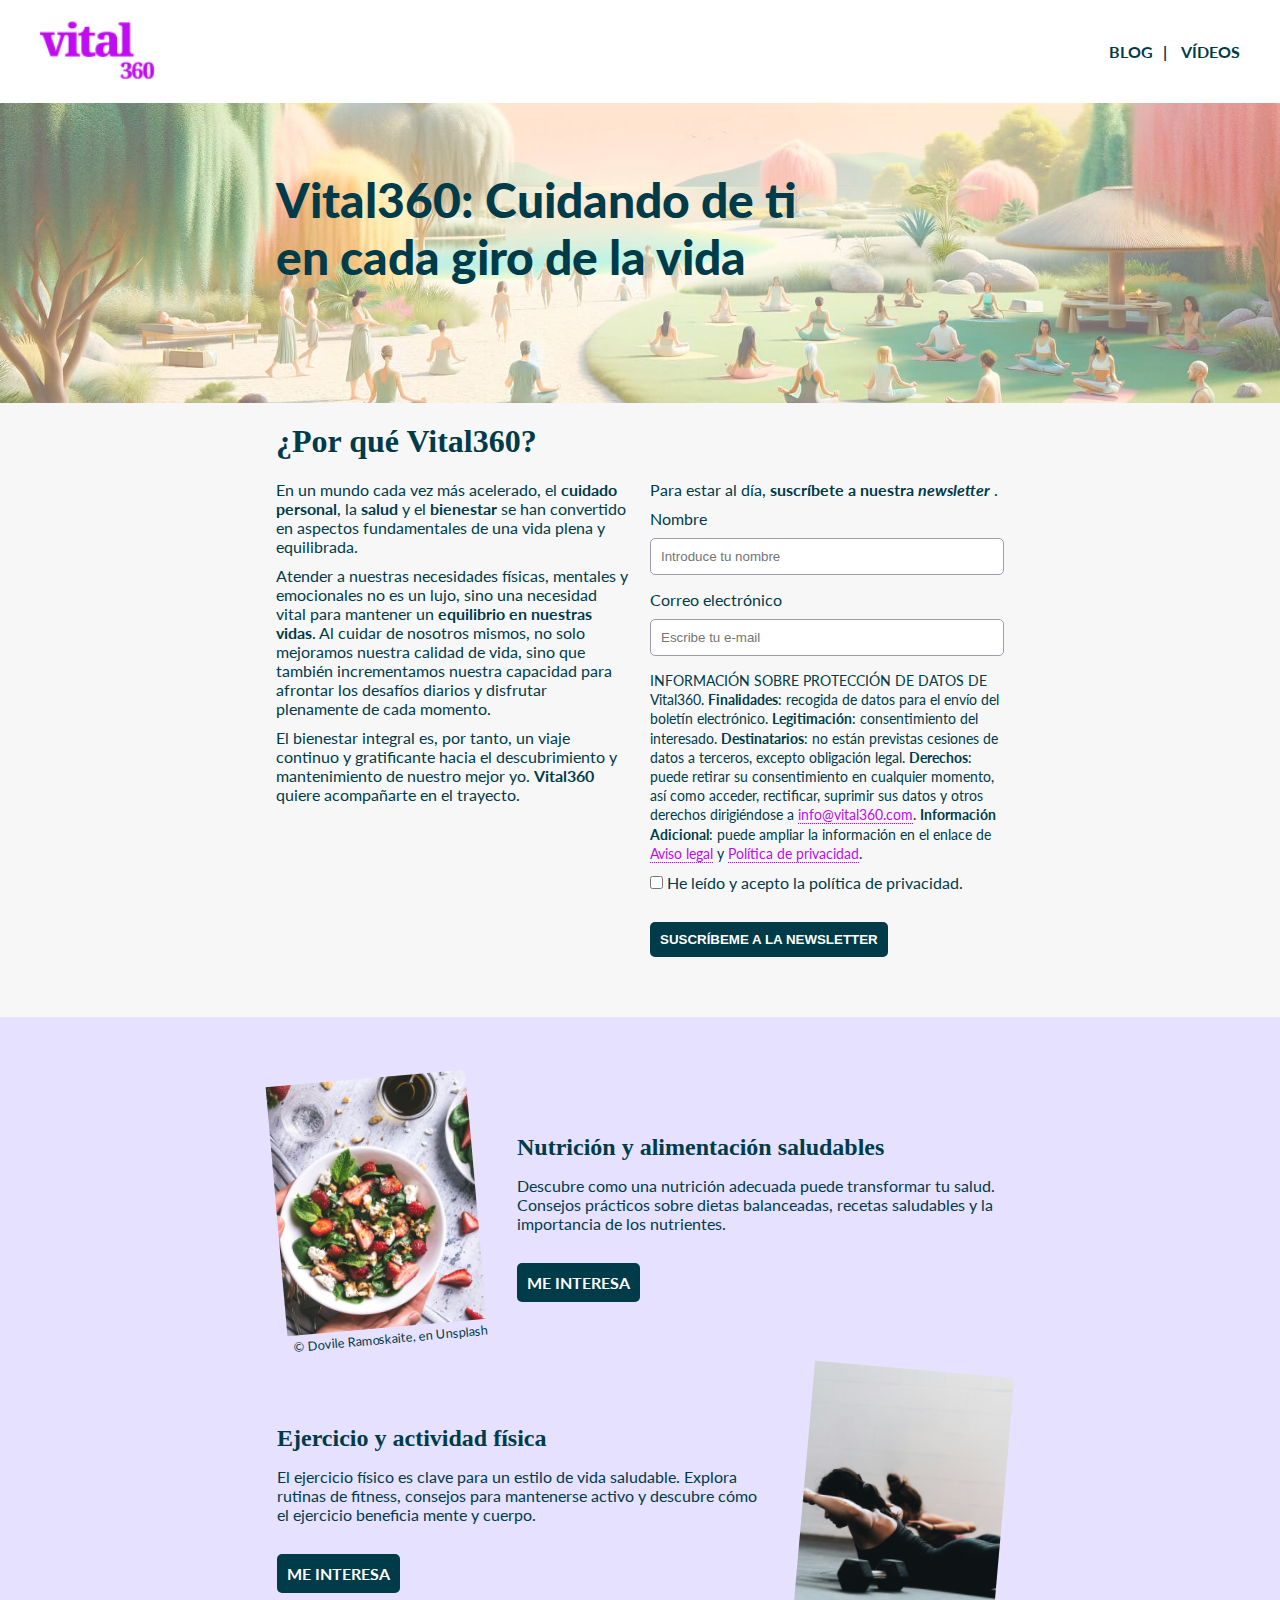
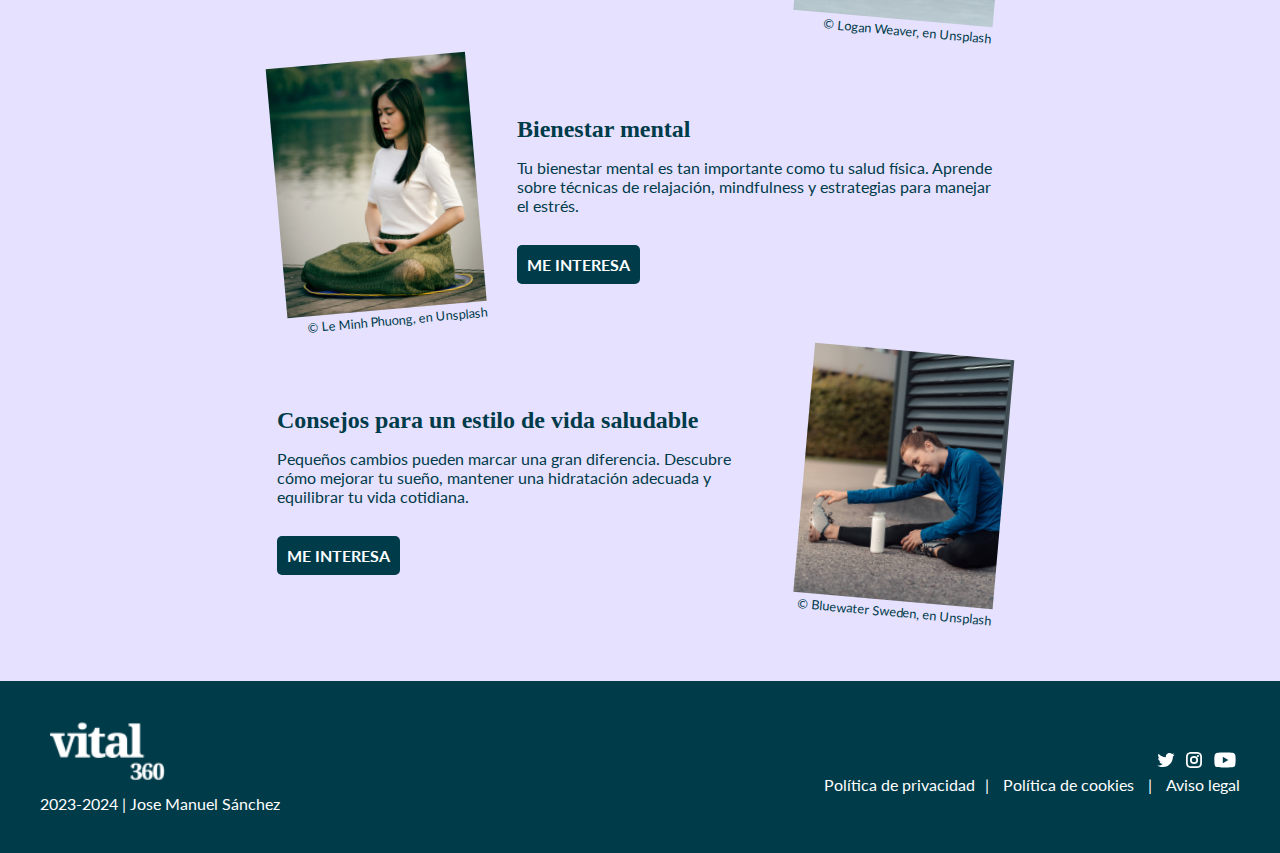
<file: index.html>
<!DOCTYPE html>
<html lang="es">
  <head>
    <meta charset="UTF-8" >
    <meta name="viewport" content="width=device-width, initial-scale=1.0" >
    <title>Vital360: Cuidando de ti en cada giro de la vida</title>
    <meta
      name="description"
      content="Página inicio de vital360, cuidando de ti en cada giro de la vida"
    >
    <link
      rel="icon"
      type="image/png"
      sizes="32x32"
      href="assets/img/favicon.png"
    >
    <link rel="preconnect" href="https://fonts.googleapis.com" >
    <link rel="preconnect" href="https://fonts.gstatic.com" crossorigin >
    <link
      href="https://fonts.googleapis.com/css2?family=Lato:wght@400;700;900&display=swap"
      rel="stylesheet"
    >
    <link rel="stylesheet" href="assets/css/style.css" >
  </head>

  <body>
    <header>
      <div>
        <a href="index.html">
          <img
            src="assets/img/logoVital360.svg"
            alt="Logo Vital360"
            height="60"
          >
        </a>
      </div>
      <div class="menu">
        <nav>
          <ul>
            <li><a href="blog.html">Blog</a></li>
            <li><a href="videos.html">Vídeos</a></li>
          </ul>
        </nav>
      </div>
    </header>
    <main class="home">
      <section class="moto">
        <div class="container">
          <div class="home-title">
            <h1>Vital360: Cuidando de ti en cada giro de la vida</h1>
          </div>
        </div>
      </section>
      <section class="subscription">
        <div class="container">
          <div class="title">
            <h2>¿Por qué Vital360?</h2>
          </div>
          <div class="two-items">
            <div class="item">
              <p>
                En un mundo cada vez más acelerado, el <b>cuidado personal</b>,
                la <b>salud</b> y el <b>bienestar</b> se han convertido en
                aspectos fundamentales de una vida plena y equilibrada.
              </p>
              <p>
                Atender a nuestras necesidades físicas, mentales y emocionales
                no es un lujo, sino una necesidad vital para mantener un
                <b>equilibrio en nuestras vidas</b>. Al cuidar de nosotros
                mismos, no solo mejoramos nuestra calidad de vida, sino que
                también incrementamos nuestra capacidad para afrontar los
                desafíos diarios y disfrutar plenamente de cada momento.
              </p>
              <p>
                El bienestar integral es, por tanto, un viaje continuo y
                gratificante hacia el descubrimiento y mantenimiento de nuestro
                mejor yo. <b>Vital360</b> quiere acompañarte en el trayecto.
              </p>
            </div>
            <div class="item">
              <form action="#" method="post">
                <p>
                  Para estar al día,
                  <b>
                    suscríbete a nuestra
                    <span lang="en" class="italic"> newsletter</span> </b
                  >.
                </p>
                <ul>
                  <li>
                    <label for="name">Nombre</label>
                    <input
                      type="text"
                      id="name"
                      name="name"
                      placeholder="Introduce tu nombre"
                    >
                  </li>
                  <li>
                    <label for="email">Correo electrónico</label>
                    <input
                      type="email"
                      id="email"
                      name="email"
                      placeholder="Escribe tu e-mail"
                    >
                  </li>
                </ul>
                <p class="legal-info">
                  INFORMACIÓN SOBRE PROTECCIÓN DE DATOS DE Vital360.
                  <b>Finalidades</b>: recogida de datos para el envío del
                  boletín electrónico. <b>Legitimación</b>: consentimiento del
                  interesado. <b>Destinatarios</b>: no están previstas cesiones
                  de datos a terceros, excepto obligación legal.
                  <b>Derechos</b>: puede retirar su consentimiento en cualquier
                  momento, así como acceder, rectificar, suprimir sus datos y
                  otros derechos dirigiéndose a
                  <a href="mailto:info@vital360.com">info@vital360.com</a>.
                  <b>Información Adicional</b>: puede ampliar la información en
                  el enlace de <a href="#">Aviso legal</a> y
                  <a href="#">Política de privacidad</a>.
                </p>
                <label>
                  <input type="checkbox" name="terms" required > He leído y
                  acepto la política de privacidad.
                </label>
                <button type="submit" class="button">
                  Suscríbeme a la newsletter
                </button>
              </form>
            </div>
          </div>
        </div>
      </section>
      <div class="articles">
        <div class="container">
          <article>
            <div class="image">
              <img
                class="img-fluid"
                src="assets/img/home-bloc1.jpg"
                alt="Plato de esalada de frutas"
              >
              <div class="meta">&copy; Dovile Ramoskaite, en Unsplash</div>
            </div>
            <div>
              <h3>Nutrición y alimentación saludables</h3>
              <p class="description">
                Descubre como una nutrición adecuada puede transformar tu salud.
                Consejos prácticos sobre dietas balanceadas, recetas saludables
                y la importancia de los nutrientes.
              </p>
              <a href="#" class="button">Me interesa</a>
            </div>
          </article>
          <article>
            <div class="image">
              <img
                class="img-fluid"
                src="assets/img/home-bloc2.jpg"
                alt="Ejercicio mujer tumbada junto a mancuerna"
              >
              <div class="meta">&copy; Logan Weaver, en Unsplash</div>
            </div>
            <div>
              <h3>Ejercicio y actividad física</h3>
              <p class="description">
                El ejercicio físico es clave para un estilo de vida saludable.
                Explora rutinas de fitness, consejos para mantenerse activo y
                descubre cómo el ejercicio beneficia mente y cuerpo.
              </p>
              <a href="#" class="button">Me interesa</a>
            </div>
          </article>
          <article>
            <div class="image">
              <img
                class="img-fluid"
                src="assets/img/home-bloc3.jpg"
                alt="Chica asiática sentada en suelo junto lago en posición de meditación"
              >
              <div class="meta">&copy; Le Minh Phuong, en Unsplash</div>
            </div>
            <div>
              <h3>Bienestar mental</h3>
              <p class="description">
                Tu bienestar mental es tan importante como tu salud física.
                Aprende sobre técnicas de relajación, mindfulness y estrategias
                para manejar el estrés.
              </p>
              <a href="#" class="button">Me interesa</a>
            </div>
          </article>
          <article>
            <div class="image">
              <img
                class="img-fluid"
                src="assets/img/home-bloc4.jpg"
                alt="Chica deportista estirando pierna derecha tocando con la mano la punta del pie"
              >
              <div class="meta">&copy; Bluewater Sweden, en Unsplash</div>
            </div>
            <div>
              <h3>Consejos para un estilo de vida saludable</h3>
              <p class="description">
                Pequeños cambios pueden marcar una gran diferencia. Descubre
                cómo mejorar tu sueño, mantener una hidratación adecuada y
                equilibrar tu vida cotidiana.
              </p>
              <a href="#" class="button">Me interesa</a>
            </div>
          </article>
        </div>
      </div>
    </main>
    <footer>
      <div class="footer-left">
        <div class="logo">
          <img
            src="assets/img/logoVital360-n.svg"
            alt="Logo Vital360"
            height="60"
          >
        </div>
        <p>2023-2024 | Jose Manuel Sánchez</p>
      </div>
      <div class="links">
        <div class="social-links">
          <ul>
            <li>
              <a href="#"><img src="assets/img/twitter.svg" alt="Twitter logo"></a>
            </li>
            <li>
              <a href="#"><img src="assets/img/instagram.svg" alt="Instragram logo"></a>
            </li>
            <li>
              <a href="#"><img src="assets/img/youtube.svg" alt="Youtube logo"></a>
            </li>
          </ul>
        </div>
        <div class="legal-links">
          <ul>
            <li><a href="#">Política de privacidad</a></li>
            <li>
              <a href="#">Política de <span lang="en">cookies</span></a>
            </li>
            <li><a href="#">Aviso legal</a></li>
          </ul>
        </div>
      </div>
    </footer>
  </body>
</html>
</file>
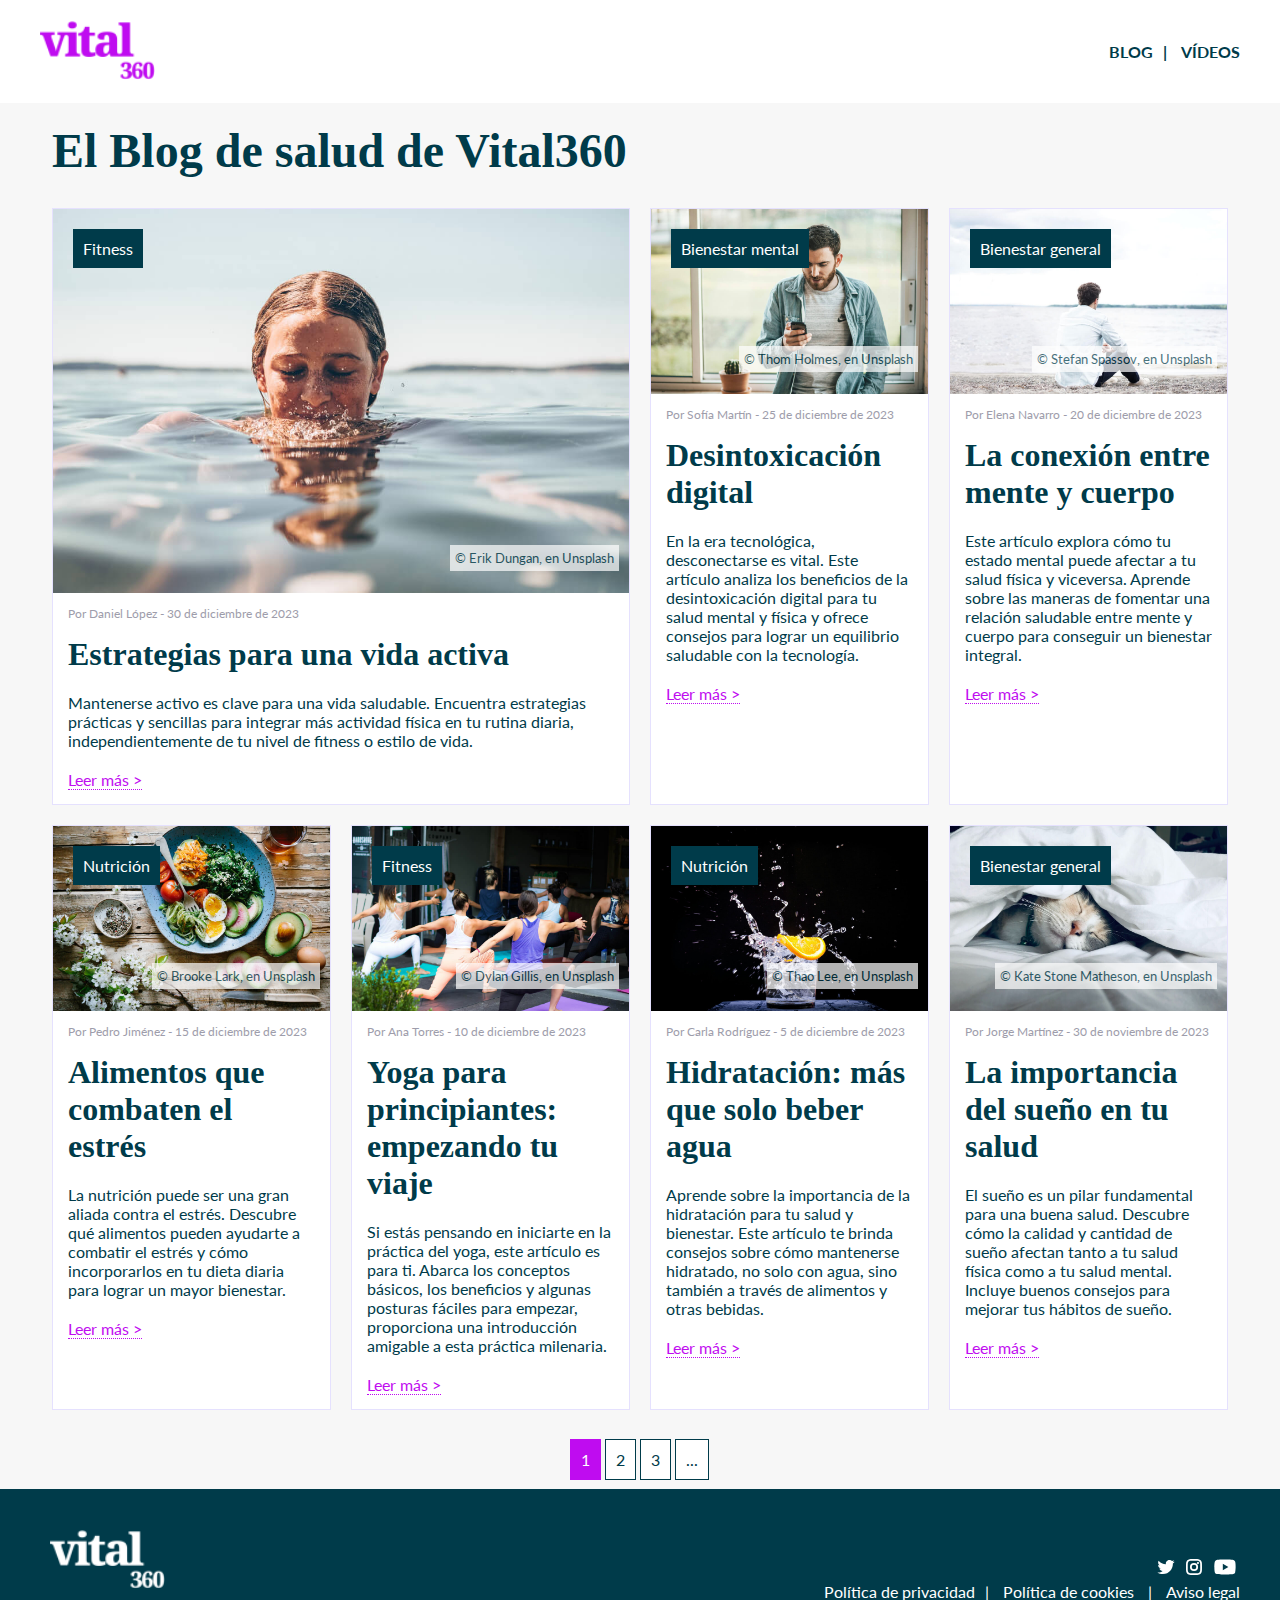
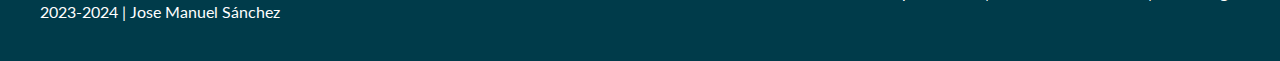
<file: blog.html>
<!DOCTYPE html>
<html lang="es">

<head>
  <meta charset="UTF-8">
  <meta name="viewport" content="width=device-width, initial-scale=1.0">
  <title>Vital360: El Blog de salud</title>
  <meta name="description" content="Blog de salud para conseguir el bienestar ">
  <link rel="icon" type="image/png" sizes="32x32" href="assets/img/favicon.png">
  <link rel="preconnect" href="https://fonts.googleapis.com">
  <link rel="preconnect" href="https://fonts.gstatic.com" crossorigin>
  <link href="https://fonts.googleapis.com/css2?family=Lato:wght@400;700;900&display=swap" rel="stylesheet">
  <link rel="stylesheet" href="assets/css/style.css">
</head>

<body>
  <header>
    <div>
      <a href="index.html">
        <img src="assets/img/logoVital360.svg" alt="Logo Vital360" height="60">
      </a>
    </div>
    <div class="menu">
      <nav>
        <ul>
          <li><a href="blog.html">Blog</a></li>
          <li><a href="videos.html">Vídeos</a></li>
        </ul>
      </nav>
    </div>
  </header>
  <main class="container">
    <h1>El Blog de salud de Vital360</h1>
    <div class="blog">
      <article>
        <div class="imagen">
          <img class="img-fluid" src="assets/img/estrategias-vida-activa.jpg"
            alt="Chica que saca la cabeza del mar con los ojos cerrados">
          <div class="meta">
            <span class="category"><a href="#">Fitness</a></span>
            <span class="copyright">&copy; Erik Dungan, en Unsplash</span>
            <span class="caption">Por Daniel López - 30 de diciembre de 2023</span>
          </div>
        </div>
        <div class="post-info">
          <h2><a href="entrada.html">Estrategias para una vida activa</a></h2>
          <p>
            Mantenerse activo es clave para una vida saludable. Encuentra
            estrategias prácticas y sencillas para integrar más actividad
            física en tu rutina diaria, independientemente de tu nivel de
            fitness o estilo de vida.
          </p>
          <a href="entrada.html">Leer más ></a>
        </div>
      </article>
      <article>
        <div class="imagen">
          <img class="img-fluid" src="assets/img/desintoxicacion-digital.jpg"
            alt="Chico mirando el móvil en una habitación con la ventana a su espalda">
          <div class="meta">
            <span class="category"><a href="#">Bienestar mental</a></span>
            <span class="copyright">&copy; Thom Holmes, en Unsplash</span>
            <span class="caption">Por Sofía Martín - 25 de diciembre de 2023</span>
          </div>
        </div>
        <div class="post-info">
          <h2><a href="#">Desintoxicación digital</a></h2>
          <p>
            En la era tecnológica, desconectarse es vital. Este artículo
            analiza los beneficios de la desintoxicación digital para tu salud
            mental y física y ofrece consejos para lograr un equilibrio
            saludable con la tecnología.
          </p>
          <a href="#">Leer más ></a>
        </div>
      </article>
      <article>
        <div class="imagen">
          <img class="img-fluid" src="assets/img/conexion-mente-cuerpo.jpg"
            alt="Chico de espaldas sentado en la arena de la playa mirando hacia horizonte del mar">
          <div class="meta">
            <span class="category"><a href="#">Bienestar general</a></span>
            <span class="copyright">&copy; Stefan Spassov, en Unsplash</span>
            <span class="caption">Por Elena Navarro - 20 de diciembre de 2023</span>
          </div>
        </div>
        <div class="post-info">
          <h2><a href="#">La conexión entre mente y cuerpo</a></h2>
          <p>
            Este artículo explora cómo tu estado mental puede afectar a tu
            salud física y viceversa. Aprende sobre las maneras de fomentar
            una relación saludable entre mente y cuerpo para conseguir un
            bienestar integral.
          </p>
          <a href="#">Leer más ></a>
        </div>
      </article>
      <article>
        <div class="imagen">
          <img class="img-fluid" src="assets/img/alimentos-combaten-estres.jpg"
            alt="Plato de comida saludable con huevo cocido, aguacate, zanahoria con verduras sobre mesa de madera">
          <div class="meta">
            <span class="category"><a href="#">Nutrición</a></span>
            <span class="copyright">&copy; Brooke Lark, en Unsplash</span>
            <span class="caption">Por Pedro Jiménez - 15 de diciembre de 2023</span>
          </div>
        </div>
        <div class="post-info">
          <h2><a href="#">Alimentos que combaten el estrés</a></h2>
          <p>
            La nutrición puede ser una gran aliada contra el estrés. Descubre
            qué alimentos pueden ayudarte a combatir el estrés y cómo
            incorporarlos en tu dieta diaria para lograr un mayor bienestar.
          </p>
          <a href="#">Leer más ></a>
        </div>
      </article>
      <article>
        <div class="imagen">
          <img class="img-fluid" src="assets/img/yoga-principiantes.jpg"
            alt="Chicas de espalda en la postura del guerrero en clase de yoga">
          <div class="meta">
            <span class="category"><a href="#">Fitness</a></span>
            <span class="copyright">&copy; Dylan Gillis, en Unsplash</span>
            <span class="caption">Por Ana Torres - 10 de diciembre de 2023</span>
          </div>
        </div>
        <div class="post-info">
          <h2><a href="#">Yoga para principiantes: empezando tu viaje</a></h2>
          <p>
            Si estás pensando en iniciarte en la práctica del yoga, este
            artículo es para ti. Abarca los conceptos básicos, los beneficios
            y algunas posturas fáciles para empezar, proporciona una
            introducción amigable a esta práctica milenaria.
          </p>
          <a href="#">Leer más ></a>
        </div>
      </article>
      <article>
        <div class="imagen">
          <img class="img-fluid" src="assets/img/hidratacion.jpg"
            alt="Vaso de agua donde cae una rodaja de naranja y salpica">
          <div class="meta">
            <span class="category"><a href="#">Nutrición</a></span>
            <span class="copyright">&copy; Thao Lee, en Unsplash</span>
            <span class="caption">Por Carla Rodríguez - 5 de diciembre de 2023</span>
          </div>
        </div>
        <div class="post-info">
          <h2><a href="#">Hidratación: más que solo beber agua</a></h2>
          <p>
            Aprende sobre la importancia de la hidratación para tu salud y
            bienestar. Este artículo te brinda consejos sobre cómo mantenerse
            hidratado, no solo con agua, sino también a través de alimentos y
            otras bebidas.
          </p>
          <a href="#">Leer más ></a>
        </div>
      </article>
      <article>
        <div class="imagen">
          <img class="img-fluid" src="assets/img/importancia-sueno-salud.jpg"
            alt="Gato feliz durmiento entre las sabanas">
          <div class="meta">
            <span class="category"><a href="#">Bienestar general</a></span>
            <span class="copyright">&copy; Kate Stone Matheson, en Unsplash</span>
            <span class="caption">Por Jorge Martínez - 30 de noviembre de 2023</span>
          </div>
        </div>
        <div class="post-info">
          <h2><a href="#">La importancia del sueño en tu salud</a></h2>
          <p>
            El sueño es un pilar fundamental para una buena salud. Descubre
            cómo la calidad y cantidad de sueño afectan tanto a tu salud
            física como a tu salud mental. Incluye buenos consejos para
            mejorar tus hábitos de sueño.
          </p>
          <a href="#">Leer más ></a>
        </div>
      </article>
    </div>
    <div class="pagination">
      <ul>
        <li class="active"><a href="#">1</a></li>
        <li><a href="#">2</a></li>
        <li><a href="#">3</a></li>
        <li><a href="#">...</a></li>
      </ul>
    </div>
  </main>
  <footer>
    <div class="footer-left">
      <div class="logo">
        <img src="assets/img/logoVital360-n.svg" alt="Logo Vital360" height="60">
      </div>
      <p>2023-2024 | Jose Manuel Sánchez</p>
    </div>
    <div class="links">
      <div class="social-links">
        <ul>
          <li>
            <a href="#"><img src="assets/img/twitter.svg" alt="Twitter logo"></a>
          </li>
          <li>
            <a href="#"><img src="assets/img/instagram.svg" alt="Instragram logo"></a>
          </li>
          <li>
            <a href="#"><img src="assets/img/youtube.svg" alt="Youtube logo"></a>
          </li>
        </ul>
      </div>
      <div class="legal-links">
        <ul>
          <li><a href="#">Política de privacidad</a></li>
          <li>
            <a href="#">Política de <span lang="en">cookies</span></a>
          </li>
          <li><a href="#">Aviso legal</a></li>
        </ul>
      </div>
    </div>
  </footer>
</body>

</html>
</file>
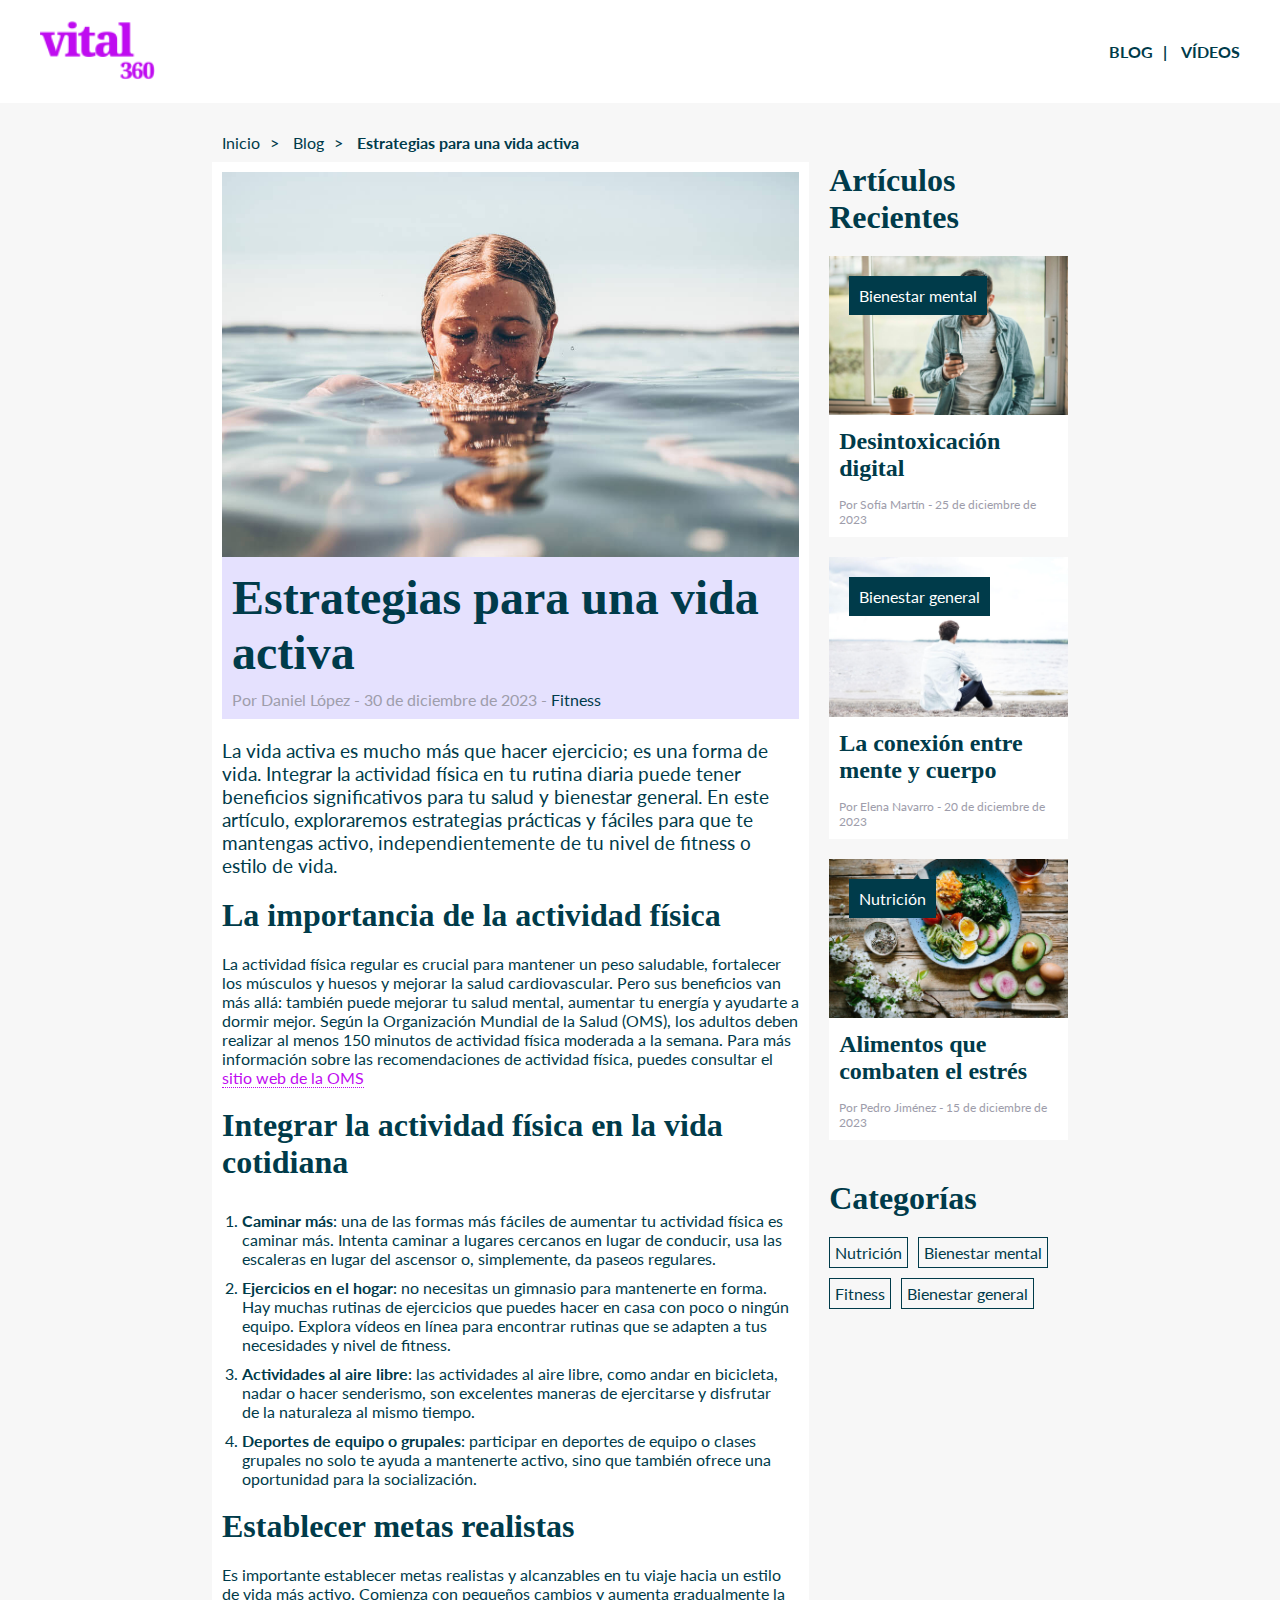
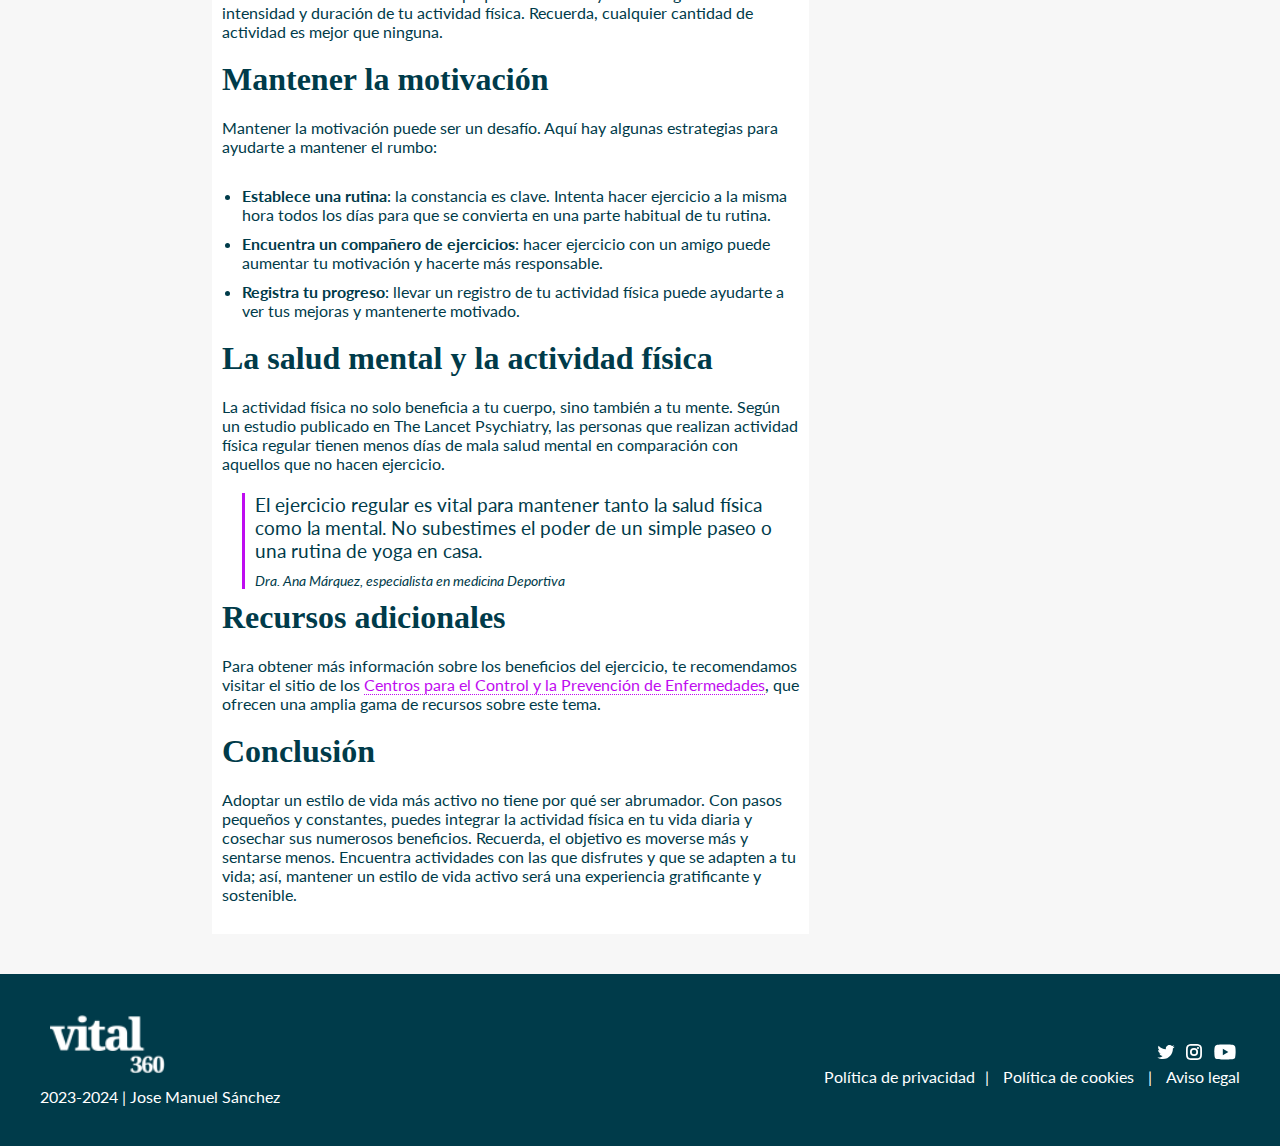
<file: entrada.html>
<!DOCTYPE html>
<html lang="es">

<head>
  <meta charset="UTF-8">
  <meta name="viewport" content="width=device-width, initial-scale=1.0">
  <title>Vital360: Estrategias para una vida activa</title>
  <meta name="description" content="Vital360: Estrategias para una vida activa explicación desarrollada y ejemplos">
  <link rel="icon" type="image/png" sizes="32x32" href="assets/img/favicon.png">
  <link rel="preconnect" href="https://fonts.googleapis.com">
  <link rel="preconnect" href="https://fonts.gstatic.com" crossorigin>
  <link href="https://fonts.googleapis.com/css2?family=Lato:wght@400;700;900&display=swap" rel="stylesheet">
  <link rel="stylesheet" href="assets/css/style.css">
</head>

<body>
  <header>
    <div>
      <a href="index.html">
        <img src="assets/img/logoVital360.svg" alt="Logo Vital360" height="60">
      </a>
    </div>
    <div class="menu">
      <nav>
        <ul>
          <li><a href="blog.html">Blog</a></li>
          <li><a href="videos.html">Vídeos</a></li>
        </ul>
      </nav>
    </div>
  </header>
  <main class="container entries">
    <nav class="breadcrumbs">
      <ul>
        <li><a href="index.html">Inicio</a></li>
        <li><a href="blog.html">Blog</a></li>
        <li class="active">Estrategias para una vida activa</li>
      </ul>
    </nav>
    <div class="entry">
      <article class="post">
        <div class="imagen">
          <img class="img-fluid" src="assets/img/estrategias-vida-activa.jpg"
            alt="Chica que saca la cabeza del mar con los ojos cerrados">
          <div class="caption-content">
            <h1>Estrategias para una vida activa</h1>
            <span class="figcaption">Por Daniel López - 30 de diciembre de 2023 -
              <span class="caption-category">Fitness</span></span>
          </div>
        </div>
        <p class="intro">
          La vida activa es mucho más que hacer ejercicio; es una forma de
          vida. Integrar la actividad física en tu rutina diaria puede tener
          beneficios significativos para tu salud y bienestar general. En
          este artículo, exploraremos estrategias prácticas y fáciles para
          que te mantengas activo, independientemente de tu nivel de fitness
          o estilo de vida.
        </p>
        <h2>La importancia de la actividad física</h2>
        <p>
          La actividad física regular es crucial para mantener un peso
          saludable, fortalecer los músculos y huesos y mejorar la salud
          cardiovascular. Pero sus beneficios van más allá: también puede
          mejorar tu salud mental, aumentar tu energía y ayudarte a dormir
          mejor. Según la Organización Mundial de la Salud (OMS), los
          adultos deben realizar al menos 150 minutos de actividad física
          moderada a la semana. Para más información sobre las
          recomendaciones de actividad física, puedes consultar el
          <a href="https://www.who.int/es">sitio web de la
            <abbr title="Organización Mundial de la Salud">OMS</abbr></a>
        </p>
        <h2>Integrar la actividad física en la vida cotidiana</h2>
        <ol>
          <li>
            <b>Caminar más</b>: una de las formas más fáciles de aumentar tu
            actividad física es caminar más. Intenta caminar a lugares
            cercanos en lugar de conducir, usa las escaleras en lugar del
            ascensor o, simplemente, da paseos regulares.
          </li>
          <li>
            <b>Ejercicios en el hogar</b>: no necesitas un gimnasio para
            mantenerte en forma. Hay muchas rutinas de ejercicios que puedes
            hacer en casa con poco o ningún equipo. Explora vídeos en línea
            para encontrar rutinas que se adapten a tus necesidades y nivel
            de fitness.
          </li>
          <li>
            <b>Actividades al aire libre</b>: las actividades al aire libre,
            como andar en bicicleta, nadar o hacer senderismo, son
            excelentes maneras de ejercitarse y disfrutar de la naturaleza
            al mismo tiempo.
          </li>
          <li>
            <b>Deportes de equipo o grupales</b>: participar en deportes de
            equipo o clases grupales no solo te ayuda a mantenerte activo,
            sino que también ofrece una oportunidad para la socialización.
          </li>
        </ol>
        <h2>Establecer metas realistas</h2>
        <p>
          Es importante establecer metas realistas y alcanzables en tu viaje
          hacia un estilo de vida más activo. Comienza con pequeños cambios
          y aumenta gradualmente la intensidad y duración de tu actividad
          física. Recuerda, cualquier cantidad de actividad es mejor que
          ninguna.
        </p>
        <h2>Mantener la motivación</h2>
        <p>
          Mantener la motivación puede ser un desafío. Aquí hay algunas
          estrategias para ayudarte a mantener el rumbo:
        </p>
        <ul>
          <li>
            <b>Establece una rutina</b>: la constancia es clave. Intenta
            hacer ejercicio a la misma hora todos los días para que se
            convierta en una parte habitual de tu rutina.
          </li>
          <li>
            <b>Encuentra un compañero de ejercicios</b>: hacer ejercicio con
            un amigo puede aumentar tu motivación y hacerte más responsable.
          </li>
          <li>
            <b>Registra tu progreso</b>: llevar un registro de tu actividad
            física puede ayudarte a ver tus mejoras y mantenerte motivado.
          </li>
        </ul>
        <h2>La salud mental y la actividad física</h2>
        <p>
          La actividad física no solo beneficia a tu cuerpo, sino también a
          tu mente. Según un estudio publicado en The Lancet Psychiatry, las
          personas que realizan actividad física regular tienen menos días
          de mala salud mental en comparación con aquellos que no hacen
          ejercicio.
        </p>
        <blockquote>
          El ejercicio regular es vital para mantener tanto la salud física
          como la mental. No subestimes el poder de un simple paseo o una
          rutina de yoga en casa.
          <cite>Dra. Ana Márquez, especialista en medicina Deportiva</cite>
        </blockquote>
        <h2>Recursos adicionales</h2>
        <p>
          Para obtener más información sobre los beneficios del ejercicio,
          te recomendamos visitar el sitio de los
          <a href="https://www.cdc.gov/physicalactivity/basics/pa-health/index.htm">Centros para el Control y la
            Prevención de Enfermedades</a>, que ofrecen una amplia gama de recursos sobre este tema.
        </p>
        <h2>Conclusión</h2>
        <p>
          Adoptar un estilo de vida más activo no tiene por qué ser
          abrumador. Con pasos pequeños y constantes, puedes integrar la
          actividad física en tu vida diaria y cosechar sus numerosos
          beneficios. Recuerda, el objetivo es moverse más y sentarse menos.
          Encuentra actividades con las que disfrutes y que se adapten a tu
          vida; así, mantener un estilo de vida activo será una experiencia
          gratificante y sostenible.
        </p>
      </article>

      <aside>
        <section class="recent">
          <h2>Artículos Recientes</h2>
          <div class="articles">
            <article>
              <div class="imagen">
                <img class="img-fluid" src="assets/img/desintoxicacion-digital.jpg"
                  alt="Chico mirando el móvil en una habitación con la ventana a su espalda">
                <div class="meta">
                  <span class="category"><a href="#">Bienestar mental</a></span>
                </div>
              </div>
              <div class="figure-content">
                <h3><a href="#">Desintoxicación digital</a></h3>
                <span class="caption">Por Sofía Martín - 25 de diciembre de 2023</span>
              </div>
            </article>
            <article>
              <div class="imagen">
                <img class="img-fluid" src="assets/img/conexion-mente-cuerpo.jpg"
                  alt="Chico de espaldas sentado en la arena de la playa mirando hacia horizonte del mar">
                <div class="meta">
                  <span class="category"><a href="#">Bienestar general</a></span>
                </div>
                <div class="figure-content">
                  <h3><a href="#">La conexión entre mente y cuerpo</a></h3>
                  <span class="caption">Por Elena Navarro - 20 de diciembre de 2023</span>
                </div>
              </div>
            </article>
            <article>
              <div class="imagen">
                <img class="img-fluid" src="assets/img/alimentos-combaten-estres.jpg"
                  alt="Plato de comida saludable con huevo cocido, aguacate, zanahoria con verduras sobre mesa de madera">
                <div class="meta">
                  <span class="category"><a href="#">Nutrición</a></span>
                </div>
                <div class="figure-content">
                  <h3><a href="#">Alimentos que combaten el estrés</a></h3>
                  <span class="caption">Por Pedro Jiménez - 15 de diciembre de 2023</span>
                </div>
              </div>
            </article>
          </div>
        </section>
        <section class="categories">
          <h2>Categorías</h2>
          <ul>
            <li><a href="#">Nutrición</a></li>
            <li><a href="#">Bienestar mental</a></li>
            <li><a href="#">Fitness</a></li>
            <li><a href="#">Bienestar general</a></li>
          </ul>
        </section>
      </aside>
    </div>
  </main>
  <footer>
    <div class="footer-left">
      <div class="logo">
        <img src="assets/img/logoVital360-n.svg" alt="Logo Vital360" height="60">
      </div>
      <p>2023-2024 | Jose Manuel Sánchez</p>
    </div>
    <div class="links">
      <div class="social-links">
        <ul>
          <li>
            <a href="#"><img src="assets/img/twitter.svg" alt="Twitter logo"></a>
          </li>
          <li>
            <a href="#"><img src="assets/img/instagram.svg" alt="Instragram logo"></a>
          </li>
          <li>
            <a href="#"><img src="assets/img/youtube.svg" alt="Youtube logo"></a>
          </li>
        </ul>
      </div>
      <div class="legal-links">
        <ul>
          <li><a href="#">Política de privacidad</a></li>
          <li>
            <a href="#">Política de <span lang="en">cookies</span></a>
          </li>
          <li><a href="#">Aviso legal</a></li>
        </ul>
      </div>
    </div>
  </footer>
</body>

</html>
</file>
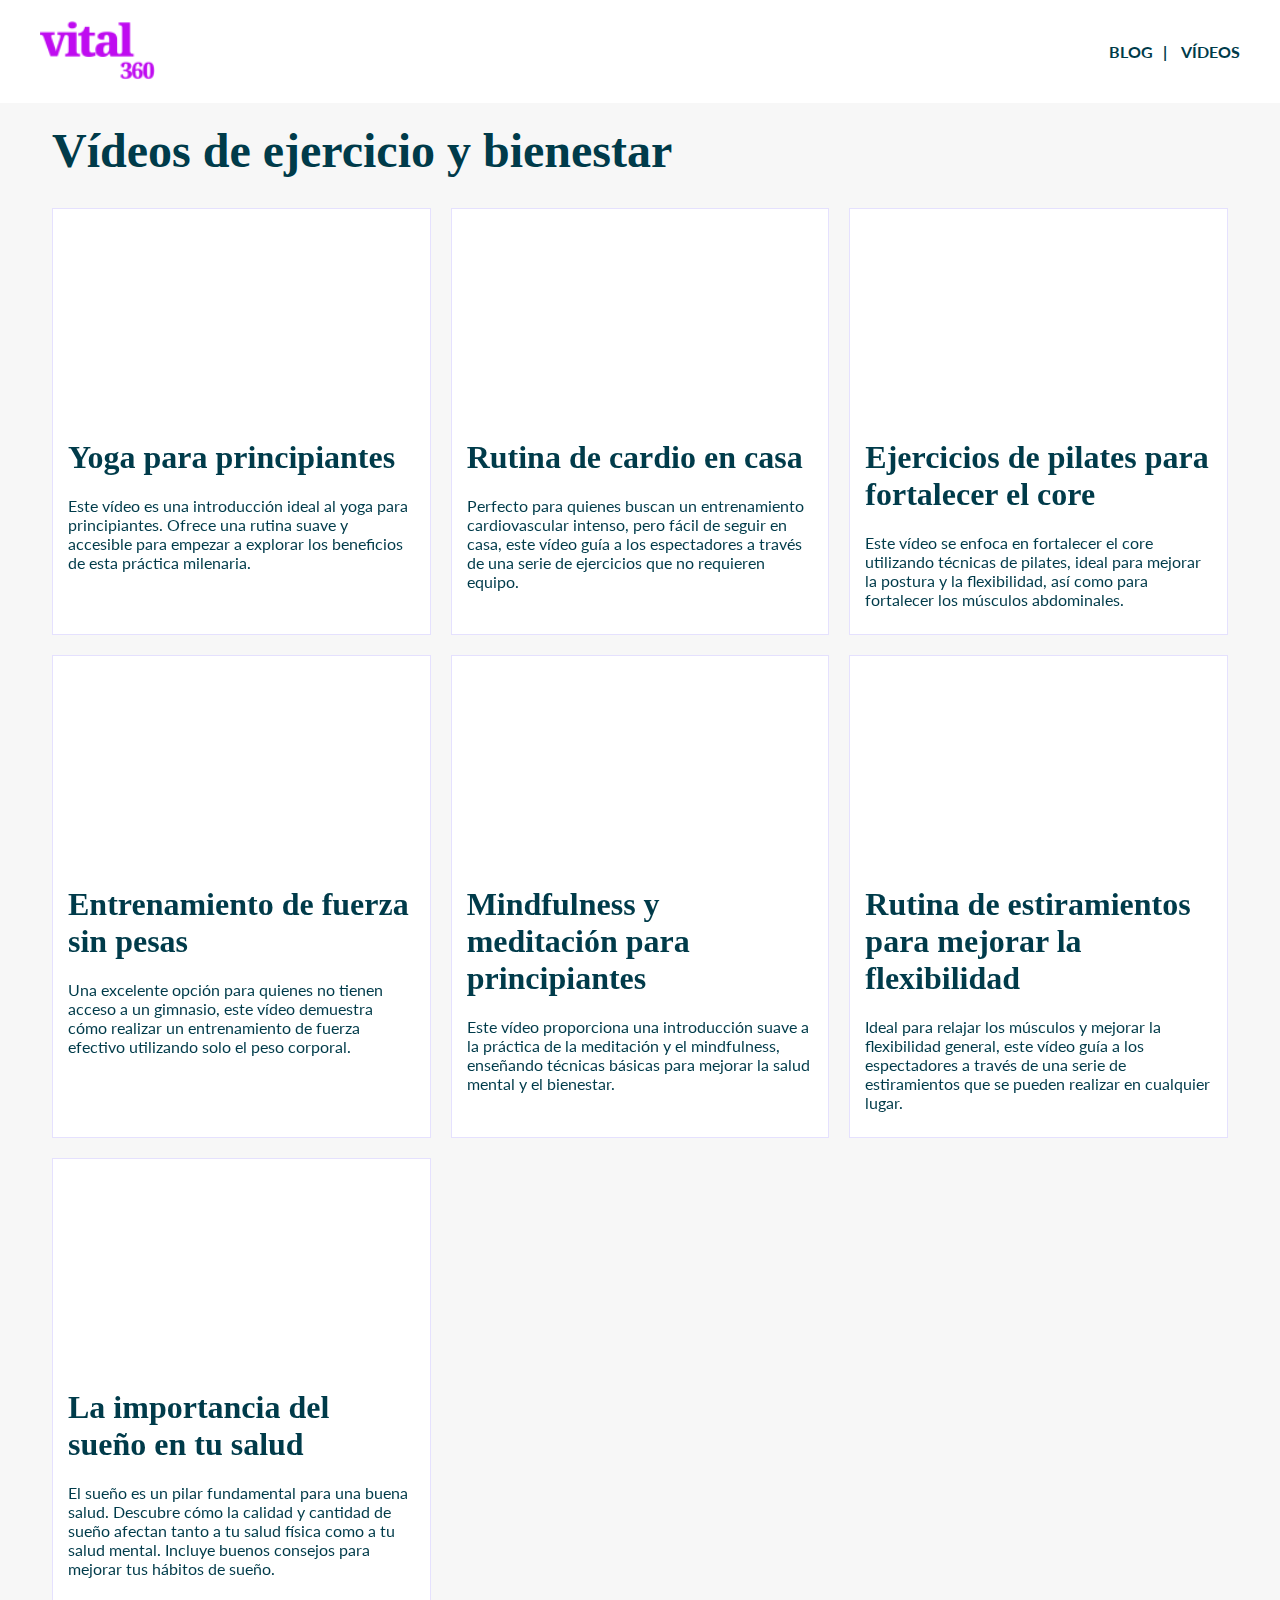
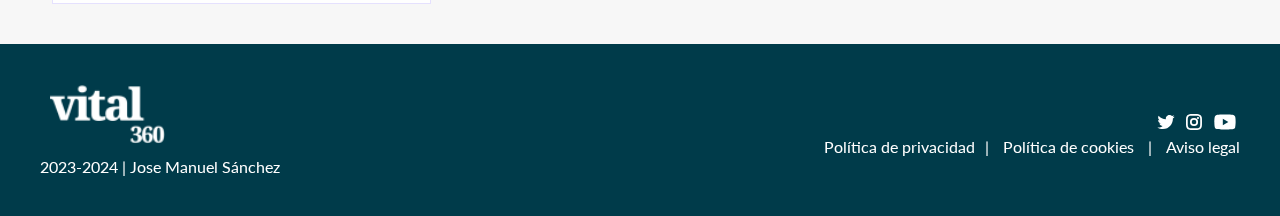
<file: videos.html>
<!DOCTYPE html>
<html lang="es">

<head>
  <meta charset="UTF-8">
  <meta name="viewport" content="width=device-width, initial-scale=1.0">
  <title>Vital360: Vídeos de ejercicio y bienestar</title>
  <meta name="description" content="Vídeos de ejercicio, yoga y bienestar en general">
  <link rel="icon" type="image/png" sizes="32x32" href="assets/img/favicon.png">
  <link rel="preconnect" href="https://fonts.googleapis.com">
  <link rel="preconnect" href="https://fonts.gstatic.com" crossorigin>
  <link href="https://fonts.googleapis.com/css2?family=Lato:wght@400;700;900&display=swap" rel="stylesheet">
  <link rel="stylesheet" href="assets/css/style.css">
</head>

<body>
  <header>
    <div>
      <a href="index.html">
        <img src="assets/img/logoVital360.svg" alt="Logo Vital360" height="60">
      </a>
    </div>
    <div class="menu">
      <nav>
        <ul>
          <li><a href="blog.html">Blog</a></li>
          <li><a href="videos.html">Vídeos</a></li>
        </ul>
      </nav>
    </div>
  </header>
  <main class="container">
      <h1>Vídeos de ejercicio y bienestar</h1>
      <div class="videos">
        <article>
          <figure>
            <iframe class="video-fluid" width="560" height="315" src="https://www.youtube.com/embed/VaoV1PrYft4"
              title="YouTube video player"
              allow="accelerometer; autoplay; clipboard-write; encrypted-media; gyroscope; picture-in-picture; web-share"
              allowfullscreen></iframe>
          </figure>
          <div class="post-info">
            <h2>Yoga para principiantes</h2>
            <p>
              Este vídeo es una introducción ideal al yoga para principiantes.
              Ofrece una rutina suave y accesible para empezar a explorar los
              beneficios de esta práctica milenaria.
            </p>
          </div>
        </article>
        <article>
          <figure>
            <iframe class="video-fluid" width="560" height="315" src="https://www.youtube.com/embed/ksi-c8YgClY"
              title="YouTube video player"
              allow="accelerometer; autoplay; clipboard-write; encrypted-media; gyroscope; picture-in-picture; web-share"
              allowfullscreen></iframe>
          </figure>
          <div class="post-info">
            <h2>Rutina de cardio en casa</h2>
            <p>
              Perfecto para quienes buscan un entrenamiento cardiovascular
              intenso, pero fácil de seguir en casa, este vídeo guía a los
              espectadores a través de una serie de ejercicios que no requieren
              equipo.
            </p>
          </div>
        </article>
        <article>
          <figure>
            <iframe class="video-fluid" width="560" height="315" src="https://www.youtube.com/embed/qXr7xHZUxvY"
              title="YouTube video player"
              allow="accelerometer; autoplay; clipboard-write; encrypted-media; gyroscope; picture-in-picture; web-share"
              allowfullscreen></iframe>
          </figure>
          <div class="post-info">
            <h2>Ejercicios de pilates para fortalecer el core</h2>
            <p>
              Este vídeo se enfoca en fortalecer el core utilizando técnicas de
              pilates, ideal para mejorar la postura y la flexibilidad, así como
              para fortalecer los músculos abdominales.
            </p>
          </div>
        </article>
        <article>
          <figure>
            <iframe class="video-fluid" width="560" height="315" src="https://www.youtube.com/embed/mT8MVyEopgs"
              title="YouTube video player"
              allow="accelerometer; autoplay; clipboard-write; encrypted-media; gyroscope; picture-in-picture; web-share"
              allowfullscreen></iframe>
          </figure>
          <div class="post-info">
            <h2>Entrenamiento de fuerza sin pesas</h2>
            <p>
              Una excelente opción para quienes no tienen acceso a un gimnasio,
              este vídeo demuestra cómo realizar un entrenamiento de fuerza
              efectivo utilizando solo el peso corporal.
            </p>
          </div>
        </article>
        <article>
          <figure>
            <iframe class="video-fluid" width="560" height="315" src="https://www.youtube.com/embed/ZToicYcHIOU"
              title="YouTube video player"
              allow="accelerometer; autoplay; clipboard-write; encrypted-media; gyroscope; picture-in-picture; web-share"
              allowfullscreen></iframe>
          </figure>
          <div class="post-info">
            <h2>Mindfulness y meditación para principiantes</h2>
            <p>
              Este vídeo proporciona una introducción suave a la práctica de la
              meditación y el mindfulness, enseñando técnicas básicas para
              mejorar la salud mental y el bienestar.
            </p>
          </div>
        </article>
        <article>
          <figure>
            <iframe class="video-fluid" width="560" height="315" src="https://www.youtube.com/embed/2L2lnxIcNmo"
              title="YouTube video player"
              allow="accelerometer; autoplay; clipboard-write; encrypted-media; gyroscope; picture-in-picture; web-share"
              allowfullscreen></iframe>
          </figure>
          <div class="post-info">
            <h2>Rutina de estiramientos para mejorar la flexibilidad</h2>
            <p>
              Ideal para relajar los músculos y mejorar la flexibilidad general,
              este vídeo guía a los espectadores a través de una serie de
              estiramientos que se pueden realizar en cualquier lugar.
            </p>
          </div>
        </article>
        <article>
          <figure>
            <iframe class="video-fluid" width="560" height="315" src="https://www.youtube.com/embed/VaoV1PrYft4"
              title="YouTube video player"
              allow="accelerometer; autoplay; clipboard-write; encrypted-media; gyroscope; picture-in-picture; web-share"
              allowfullscreen></iframe>
          </figure>
          <div class="post-info">
            <h2>La importancia del sueño en tu salud</h2>
            <p>
              El sueño es un pilar fundamental para una buena salud. Descubre
              cómo la calidad y cantidad de sueño afectan tanto a tu salud
              física como a tu salud mental. Incluye buenos consejos para
              mejorar tus hábitos de sueño.
            </p>
          </div>
        </article>
      </div>
  </main>
  <footer>
    <div class="footer-left">
      <div class="logo">
        <img src="assets/img/logoVital360-n.svg" alt="Logo Vital360" height="60">
      </div>
      <p>2023-2024 | Jose Manuel Sánchez</p>
    </div>
    <div class="links">
      <div class="social-links">
        <ul>
          <li>
            <a href="#"><img src="assets/img/twitter.svg" alt="Twitter logo"></a>
          </li>
          <li>
            <a href="#"><img src="assets/img/instagram.svg" alt="Instragram logo"></a>
          </li>
          <li>
            <a href="#"><img src="assets/img/youtube.svg" alt="Youtube logo"></a>
          </li>
        </ul>
      </div>
      <div class="legal-links">
        <ul>
          <li><a href="#">Política de privacidad</a></li>
          <li>
            <a href="#">Política de <span lang="en">cookies</span></a>
          </li>
          <li><a href="#">Aviso legal</a></li>
        </ul>
      </div>
    </div>
  </footer>
</body>

</html>
</file>
<file: assets/css/style.css>
/* variables de color */
:root {
  --primary-color: rgb(0, 59, 74);
  --dark-bkg-text-color: white;
  --accent-color: rgb(191, 12, 240);
  --light-accent-color: rgb(229, 225, 254);
  --background-color: rgb(247, 247, 247);
  --grey-text-color: rgb(158, 157, 171);
}

/****************************
 * Estilos generales
 ****************************/

* {
  margin: 0;
  padding: 0;
  box-sizing: border-box;
}

body {
  font-family: Lato, "Noto Serif";
  font-weight: 400;
  color: var(--primary-color);
  background-color: var(--background-color);
}

a {
  color: var(--accent-color);
  text-decoration: none;
  border-bottom: 1px dotted var(--accent-color);
}

a:hover {
  color: var(--primary-color);
}

h1 {
  font-family: "Noto Serif";
  font-size: 2.5rem;
  font-weight: 600;
  margin-bottom: 20px;
  margin-bottom: 30px;
}

h2 {
  font-family: "Noto Serif";
  font-size: 2rem;
  font-weight: 600;
  margin-bottom: 20px;
}

h3 {
  font-family: "Noto Serif";
  font-size: 1.5rem;
  font-weight: 600;
  margin-bottom: 15px;
}

abbr {
  text-decoration: none;
}

section {
  padding-bottom: 20px;
}

blockquote {
  margin: 10px 0;
}

article {
  background-color: white;
  border: 1px solid var(--light-accent-color);
  margin-bottom: 20px;
}

p {
  padding-bottom: 10px;
}

img.img-fluid {
  width: 100%;
  height: auto;
}

iframe.video-fluid {
  width: 100%;
  height: auto;
  aspect-ratio: 16/9;
  border: 0;
}

.container {
  width: 100%;
  margin-left: auto;
  margin-right: auto;
  padding: 20px;
}

@media (min-width: 576px) {
}

@media (min-width: 768px) {
}

@media (min-width: 1200px) {
  h1 {
    font-size: 3rem;
    font-weight: 900;
  }

  .container {
    width: 95%;
  }
}

/****************************
 * Header
 ****************************/
header {
  display: flex;
  flex-direction: row;
  align-items: center;
  justify-content: space-between;
  padding: 20px 40px;
  background-color: white;
}

.logo {
  padding: 10px;
}

header a {
  border: none;
}

/****************************
 * Menú de navegación
 *****************************/
nav {
  text-align: center;
  color: var(--primary-color);
  font-weight: bold;
  text-transform: uppercase;
}

nav ul {
  padding-left: 0;
  margin: 0;
}

nav ul li {
  display: inline-block;
}

header nav ul li::after {
  content: "|";
  margin-left: 10px;
  margin-right: 10px;
}

header nav ul li:last-child::after {
  content: none;
}

header nav ul li a {
  color: inherit;
  font-weight: bold;
}

header nav ul li a:hover {
  color: var(--accent-color);
}

/*************************
 * Footer
 **************************/
footer {
  display: flex;
  flex-direction: column;
  background-color: var(--primary-color);
  padding: 30px 40px;
  color: white;
  text-align: center;
}

footer a {
  color: white;
  border: none;
}

footer ul {
  color: white;
  text-transform: none;
}

footer .social-links ul li {
  display: inline-block;
}

footer .legal-links ul li {
  display: flex;
  flex-direction: column;
}

.social-links {
  text-align: center;
  padding-top: 15px;
}

.social-links a:hover {
  opacity: 70%;
}

.legal-links li {
  padding-bottom: 8px;
}

footer a:hover {
  color: var(--light-accent-color);
}

@media (min-width: 576px) {
}

@media (min-width: 768px) {
}

@media (min-width: 1200px) {
  footer {
    flex-direction: row;
    align-items: center;
    justify-content: space-between;
  }

  footer ul {
    display: inline-block;
  }

  footer .legal-links ul li {
    display: inline-block;
  }

  footer .legal-links li::after {
    content: "|";
    margin-left: 10px;
    margin-right: 10px;
  }

  footer .legal-links ul li:last-child::after {
    content: none;
  }

  .footer-left {
    text-align: left;
  }

  .social-links {
    text-align: right;
  }
}

/*************************
 * Main
 *************************/

/****************************
 * Página de inicio
 ****************************/
main.home {
  padding: 0;
}

.moto {
  display: flex;
  align-items: center;
  background-image: url(../img/hero-image-home.jpg);
  background-repeat: no-repeat;
  background-size: cover;
  background-position: center center;
  height: 300px;
  width: 100%;
}

.moto h1 {
  font-family: Lato;
  font-weight: 900;
}

.subscription .container {
  display: flex;
  flex-direction: column;
}

.subscription .title {
  margin-right: auto;
}

.home .articles {
  background-color: var(--light-accent-color);
  padding-top: 20px;
  padding-bottom: 20px;
}

.home article {
  background-color: inherit;
  margin-top: 20px;
  margin-bottom: 20px;
}

.home .image .meta {
  color: var(--primary-color);
  text-align: right;
  font-size: 0.8rem;
  padding-top: 0;
  padding-right: 0;
}

.legal-info {
  font-size: 0.9rem;
  line-height: 1.2rem;
}

form {
  width: 80%;
  margin-right: auto;
}

form ul {
  list-style-type: none;
}

form li {
  display: list-item;
}

label {
  display: block;
  margin-bottom: 10px;
}

input {
  display: inline-block;
}

input[type="text"],
input[type="email"] {
  width: 100%;
  padding: 10px;
  background-color: white;
  border: 1px solid var(--grey-text-color);
  border-radius: 5px;
  margin-bottom: 15px;
}

.button {
  color: white;
  background-color: var(--primary-color);
  font-weight: bold;
  padding: 10px;
  border: none;
  border-radius: 5px;
  margin-top: 20px;
  margin-bottom: 20px;
  text-transform: uppercase;
}

.button:hover {
  color: white;
  background-color: var(--accent-color);
}

.description {
  margin-bottom: 30px;
}

@media (min-width: 576px) {
  .home .articles .image {
    max-width: 200px;
  }

  .home .articles article {
    display: flex;
    column-gap: 40px;
    align-items: center;
  }

  .home .articles article:nth-child(even) {
    flex-direction: row-reverse;
  }

  .home .articles article:nth-child(odd) .image {
    transform: rotate(-5deg);
  }
  .home .articles article:nth-child(even) .image {
    transform: rotate(5deg);
  }
}

@media (min-width: 768px) {
}

@media (min-width: 1200px) {
  .home .container {
    width: 60%;
  }

  .moto .home-title {
    width: 540px;
    margin-right: auto;
  }

  .two-items {
    display: flex;
    flex-wrap: wrap;
    column-gap: 20px;
  }

  .item {
    flex: 1;
  }

  form {
    width: 100%;
    margin-right: auto;
  }
}

/***************************
 * Blog
 ***************************/
.blog h2 a,
.recent h3 a {
  color: var(--primary-color);
  border: none;
}

.blog h2 a:hover,
.recent h3 a:hover {
  color: var(--accent-color);
}

.blog p {
  margin-bottom: 10px;
}

.post-info {
  padding: 15px;
}

.imagen {
  position: relative;
}

.caption {
  display: block;
  color: var(--grey-text-color);
  text-align: left;
  font-size: 0.75rem;
  padding: 10px 15px 0px 15px;
}

.imagen .category {
  position: absolute;
  top: 20px;
  left: 20px;
  background-color: var(--primary-color);
  padding: 10px;
}

.imagen .category a {
  color: white;
  border: none;
}

.imagen .category a:hover {
  color: var(--accent-color);
}

.blog .imagen .copyright {
  position: absolute;
  bottom: 50px;
  right: 10px;
  background-color: white;
  opacity: 0.7;
  padding: 5px;
  font-size: 0.8rem;
}

.pagination {
  width: 140px;
  margin: 0 auto;
  margin-top: 20px;
}

.pagination li {
  display: inline-block;
  list-style: none;
}

.pagination li.active a {
  color: white;
  background-color: var(--accent-color);
  border: 1px solid var(--accent-color);
}

.pagination li a {
  background-color: white;
  color: var(--primary-color);
  padding: 10px;
  border: 1px solid var(--primary-color);
}

.pagination li a:hover {
  background-color: var(--accent-color);
  color: white;
}

.pagination li.active {
  color: white;
  background-color: var(--accent-color);
  border: none;
}

@media (min-width: 576px) {
}

@media (min-width: 768px) {
  .blog {
    display: grid;
    grid-template-columns: repeat(2, 1fr);
    column-gap: 20px;
  }
}

@media (min-width: 1200px) {
  .blog {
    grid-template-columns: repeat(4, 1fr);
  }

  .blog article:first-child {
    grid-column: span 2;
  }
}

/****************************
 * Entrada
 *****************************/
.breadcrumbs {
  padding: 10px;
  text-align: left;
}

.breadcrumbs li {
  text-transform: none;
  font-weight: normal;
}

.breadcrumbs .active {
  font-weight: bold;
}

.breadcrumbs a {
  color: var(--primary-color);
  border: none;
}

.breadcrumbs a:hover {
  color: var(--accent-color);
}

.breadcrumbs li::after {
  content: ">";
  margin-left: 10px;
  margin-right: 10px;
}

.breadcrumbs ul li:last-child::after {
  content: none;
}

.entries .intro {
  font-size: 1.2rem;
}

.entries p {
  margin: 10px 0;
}

.entries article {
  border: none;
}

.entry .post li {
  margin-bottom:10px;
}

.post {
  background-color: white;
  padding: 10px;
  margin-bottom: 20px;
}

.post .imagen {
  background-color: var(--light-accent-color);
  margin-bottom: 20px;
}

.post .caption-content {
  padding: 10px;
}

.post .imagen h1 {
  color: var(--primary-color);
  margin-bottom: 10px;
}

.figcaption {
  color: var(--grey-text-color);
}

.post .caption-category {
  color: var(--primary-color);
}

.post ol,
.post ul {
  margin-left: 10px;
  padding: 10px;
}

.post blockquote {
  margin-left: 20px;
  border-left: 3px solid var(--accent-color);
  padding-left: 10px;
  font-size: 1.2rem;
}

.post cite {
  display: block;
  padding-top: 10px;
  font-size: 0.9rem;
  font-style: italic;
}

aside .recent h3 {
  padding-left: 10px;
  padding-top: 10px;
}

aside .recent .caption {
  padding: 0 10px 10px 10px;
}

aside .categories ul {
  display: flex;
  list-style: none;
  flex-wrap: wrap;
  gap: 10px;
}

aside .categories li a {
  color: var(--primary-color);
  border: 1px solid var(--primary-color);
  padding: 5px;
  display: inline-block;
  color: var(--primary-color);
}

aside .categories li a:hover {
  background-color: var(--accent-color);
  color: white;
}

@media (min-width: 576px) {
}

@media (min-width: 768px) {
  aside .articles {
    display: grid;
    grid-template-columns: repeat(3, 1fr);
    column-gap: 20px;
  }
}

@media (min-width: 1200px) {
  .entries.container {
    width: 70%;
  }

  .entry {
    display: grid;
    grid-template-columns: 2.5fr 1fr;
    gap: 20px;
  }

  aside .articles {
    display: flex;
    flex-direction: column;
  }
}

/****************************
 * Vídeos
 *****************************/
@media (min-width: 576px) {
}

@media (min-width: 768px) {
  .videos {
    display: grid;
    grid-template-columns: repeat(2, 1fr);
    column-gap: 20px;
  }
}

@media (min-width: 1200px) {
  .videos {
    grid-template-columns: repeat(3, 1fr);
  }
}

/****************************
 * Common
 ****************************/
.italic {
  font-style: italic;
}
</file>
